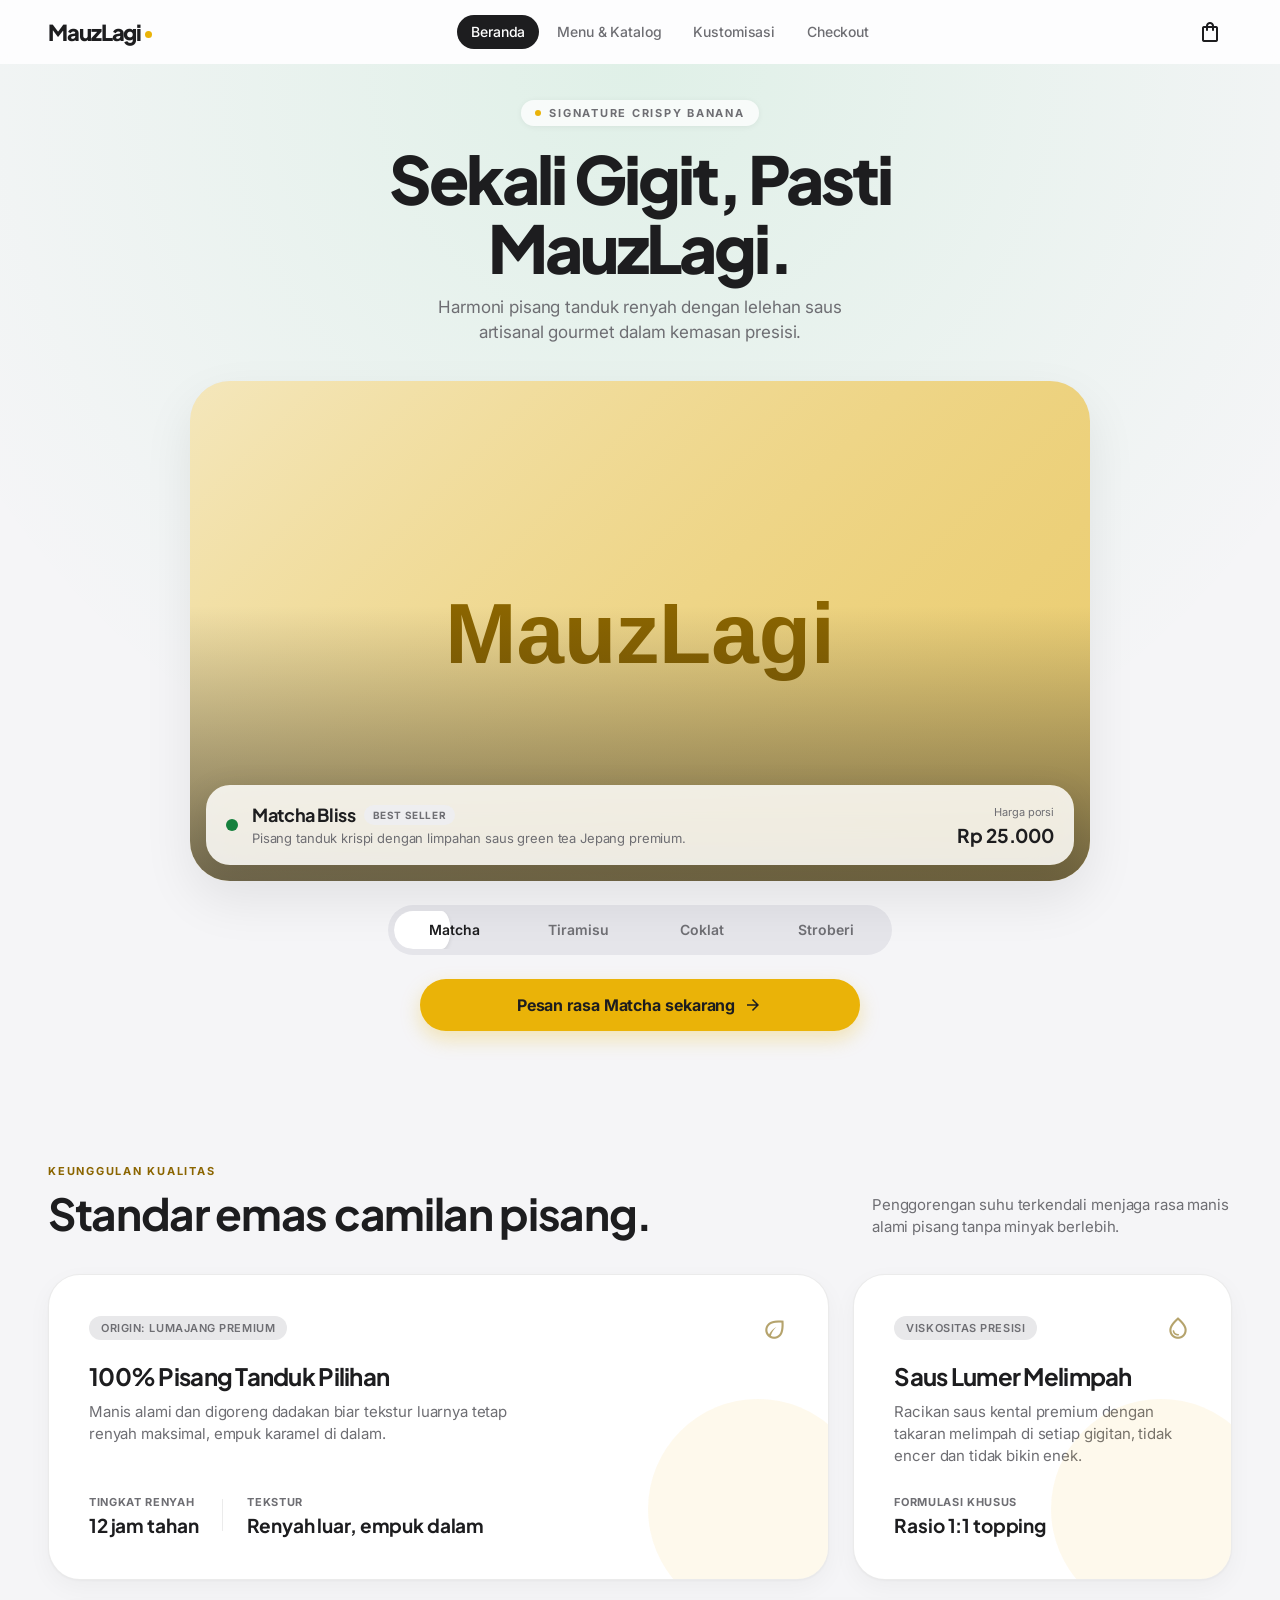
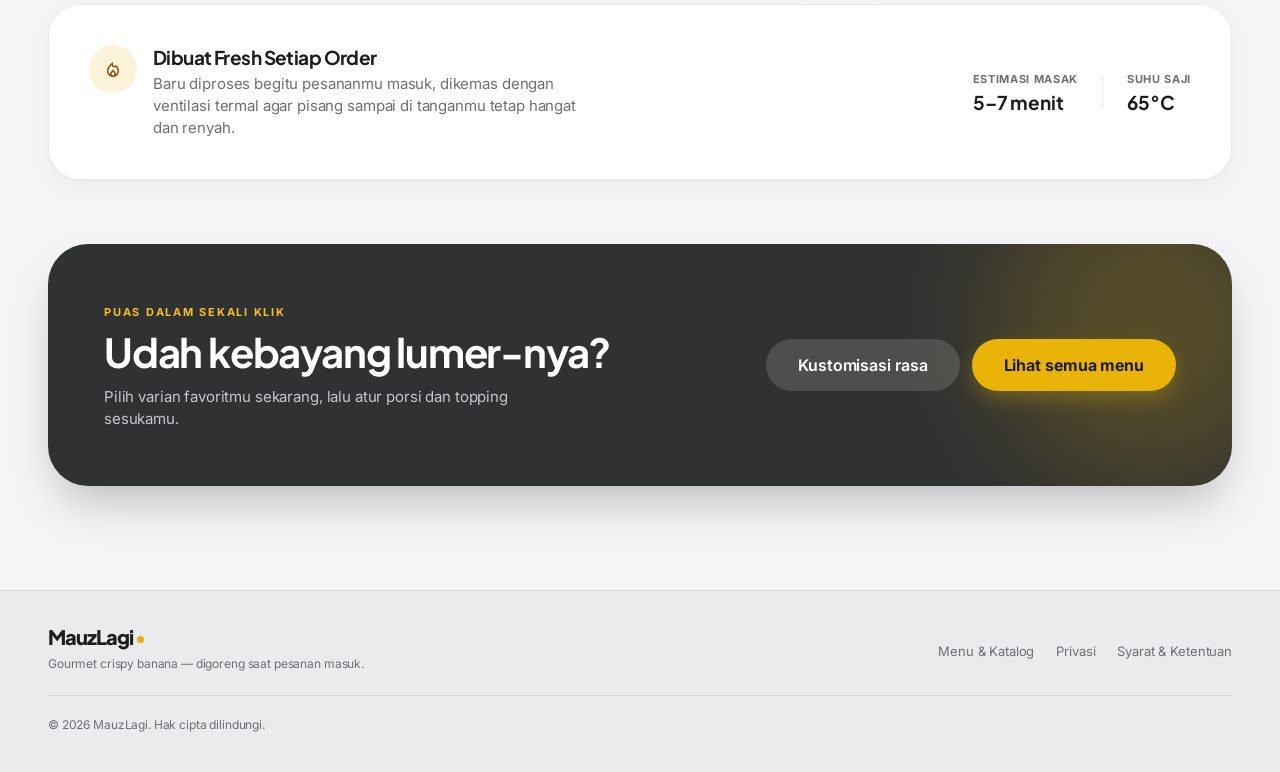
<file: index.html>
<!DOCTYPE html>
<html lang="id">
<head>
<meta charset="utf-8">
<meta name="viewport" content="width=device-width, initial-scale=1">
<meta name="theme-color" content="#f5f5f7">
<title>MauzLagi — Gourmet Indonesian Crispy Banana</title>
<meta name="description" content="Pisang tanduk krispi dengan saus lumer premium — Matcha, Tiramisu, Coklat Belgia, dan Stroberi. Digoreng saat pesanan masuk, pesan mudah lewat WhatsApp.">
<meta property="og:type" content="website">
<meta property="og:locale" content="id_ID">
<meta property="og:title" content="MauzLagi — Sekali Gigit, Pasti MauzLagi.">
<meta property="og:description" content="Pisang tanduk krispi dengan saus lumer premium, digoreng saat pesanan masuk.">
<link rel="icon" href="MauzLagi.png" type="image/png">
<link rel="manifest" href="manifest.json">
<link rel="apple-touch-icon" href="MauzLagi.png">
<link rel="preconnect" href="https://fonts.googleapis.com">
<link rel="preconnect" href="https://fonts.gstatic.com" crossorigin>
<link rel="preconnect" href="https://lh3.googleusercontent.com" crossorigin>
<link rel="stylesheet" href="https://fonts.googleapis.com/css2?family=Inter:wght@400;500;600;700&family=Plus+Jakarta+Sans:wght@500;600;700;800&display=swap">
<link rel="stylesheet" href="https://fonts.googleapis.com/css2?family=Material+Symbols+Outlined:opsz,wght,FILL,GRAD@24,400,0,0&display=block">
<link rel="stylesheet" href="mauzlagi.css">
<script>document.documentElement.classList.add('js')</script>
</head>
<body data-page="home">
<a class="skip-link" href="#main">Lewati ke konten</a>

<header class="site-header">
  <div class="header-inner">
    <a class="brand" href="index.html" aria-label="MauzLagi — Beranda">MauzLagi<span class="brand-dot"></span></a>
    <nav class="nav" id="site-nav" aria-label="Navigasi utama">
      <a href="index.html" aria-current="page">Beranda</a>
      <a href="katalog.html">Menu &amp; Katalog</a>
      <a href="kustomisasi.html">Kustomisasi</a>
      <a href="checkout.html">Checkout</a>
    </nav>
    <div class="header-actions">
      <a class="icon-btn" href="checkout.html" aria-label="Keranjang belanja"><span class="ms">shopping_bag</span><span class="cart-badge" data-cart-count hidden>0</span></a>
      <button class="icon-btn menu-btn" type="button" aria-expanded="false" aria-controls="site-nav" aria-label="Buka menu"><span class="ms">menu</span></button>
    </div>
  </div>
</header>

<main id="main">
  <section class="hero" id="hero" aria-labelledby="hero-title">
    <div class="container hero-inner">
      <div class="hero-copy">
        <span class="eyebrow-pill"><span class="dot"></span>Signature crispy banana</span>
        <h1 id="hero-title">Sekali Gigit, Pasti MauzLagi.</h1>
        <p>Harmoni pisang tanduk renyah dengan lelehan saus artisanal gourmet dalam kemasan presisi.</p>
      </div>

      <div class="stage" id="stage" aria-roledescription="carousel" aria-label="Varian rasa MauzLagi">
        <div id="slides"></div>
        <div class="stage-scrim"></div>
        <div class="spec">
          <div class="spec-main">
            <span class="spec-dot" id="flavor-dot"></span>
            <div>
              <div class="spec-title"><strong id="flavor-name">Matcha Bliss</strong><span class="spec-badge" id="flavor-badge">Best Seller</span></div>
              <p class="spec-desc" id="flavor-desc"></p>
            </div>
          </div>
          <div class="spec-price"><small>Harga porsi</small><strong id="flavor-price">Rp 25.000</strong></div>
        </div>
      </div>

      <div class="tabs" id="tabs" role="tablist" aria-label="Pilih rasa"></div>

      <div class="hero-cta">
        <a class="btn btn-primary btn-lg" id="hero-cta" href="katalog.html"><span id="cta-label">Lihat semua menu</span><span class="ms">arrow_forward</span></a>
      </div>
      <noscript><p style="margin-top:20px"><a href="katalog.html">Lihat katalog menu</a></p></noscript>
    </div>
  </section>

  <section class="section" data-reveal aria-labelledby="quality-title">
    <div class="container">
      <div class="section-head">
        <div>
          <span class="kicker">Keunggulan kualitas</span>
          <h2 id="quality-title">Standar emas camilan pisang.</h2>
        </div>
        <p>Penggorengan suhu terkendali menjaga rasa manis alami pisang tanpa minyak berlebih.</p>
      </div>

      <div class="bento">
        <div class="tile tile-span2">
          <div>
            <div class="tile-top"><span class="pill">Origin: Lumajang Premium</span><span class="ms deco">eco</span></div>
            <h3>100% Pisang Tanduk Pilihan</h3>
            <p>Manis alami dan digoreng dadakan biar tekstur luarnya tetap renyah maksimal, empuk karamel di dalam.</p>
          </div>
          <div class="tile-stats">
            <div><span>Tingkat renyah</span><strong>12 jam tahan</strong></div>
            <div class="sep"></div>
            <div><span>Tekstur</span><strong>Renyah luar, empuk dalam</strong></div>
          </div>
        </div>

        <div class="tile">
          <div>
            <div class="tile-top"><span class="pill">Viskositas presisi</span><span class="ms deco">water_drop</span></div>
            <h3>Saus Lumer Melimpah</h3>
            <p>Racikan saus kental premium dengan takaran melimpah di setiap gigitan, tidak encer dan tidak bikin enek.</p>
          </div>
          <div class="tile-stats"><div><span>Formulasi khusus</span><strong>Rasio 1:1 topping</strong></div></div>
        </div>

        <div class="tile tile-span3">
          <div class="tile-row">
            <div class="tile-icon"><span class="ms">local_fire_department</span></div>
            <div>
              <h3>Dibuat Fresh Setiap Order</h3>
              <p>Baru diproses begitu pesananmu masuk, dikemas dengan ventilasi termal agar pisang sampai di tanganmu tetap hangat dan renyah.</p>
            </div>
          </div>
          <div class="tile-stats">
            <div><span>Estimasi masak</span><strong>5–7 menit</strong></div>
            <div class="sep"></div>
            <div><span>Suhu saji</span><strong>65°C</strong></div>
          </div>
        </div>
      </div>
    </div>
  </section>

  <section class="section" style="padding-top:0" data-reveal aria-labelledby="cta-title">
    <div class="container">
      <div class="cta-card">
        <div>
          <span class="kicker">Puas dalam sekali klik</span>
          <h2 id="cta-title">Udah kebayang lumer-nya?</h2>
          <p>Pilih varian favoritmu sekarang, lalu atur porsi dan topping sesukamu.</p>
        </div>
        <div class="cta-actions">
          <a class="btn btn-glass btn-lg" href="kustomisasi.html">Kustomisasi rasa</a>
          <a class="btn btn-primary btn-lg" href="katalog.html">Lihat semua menu</a>
        </div>
      </div>
    </div>
  </section>
</main>

<footer class="site-footer">
  <div class="container footer-inner">
    <div class="footer-brand">
      <span class="brand">MauzLagi<span class="brand-dot"></span></span>
      <p>Gourmet crispy banana — digoreng saat pesanan masuk.</p>
    </div>
    <nav class="footer-links" aria-label="Footer">
      <a href="katalog.html">Menu &amp; Katalog</a>
      <a href="kebijakan.html#privasi">Privasi</a>
      <a href="kebijakan.html#syarat">Syarat &amp; Ketentuan</a>
      <a href="#" data-wa-link>Kontak WhatsApp</a>
    </nav>
    <p class="footer-copy">© <span data-year></span> MauzLagi. Hak cipta dilindungi.</p>
  </div>
</footer>

<script src="config.js"></script>
<script src="products.js"></script>
<script src="cart.js"></script>
<script src="mauzlagi-ui.js"></script>
<script src="mauzlagi-pages.js"></script>
<script>
if ('serviceWorker' in navigator) {
  window.addEventListener('load', () => {
    navigator.serviceWorker.register('sw.js').catch(() => {});
  });
}
</script>
</body>
</html>
</file>
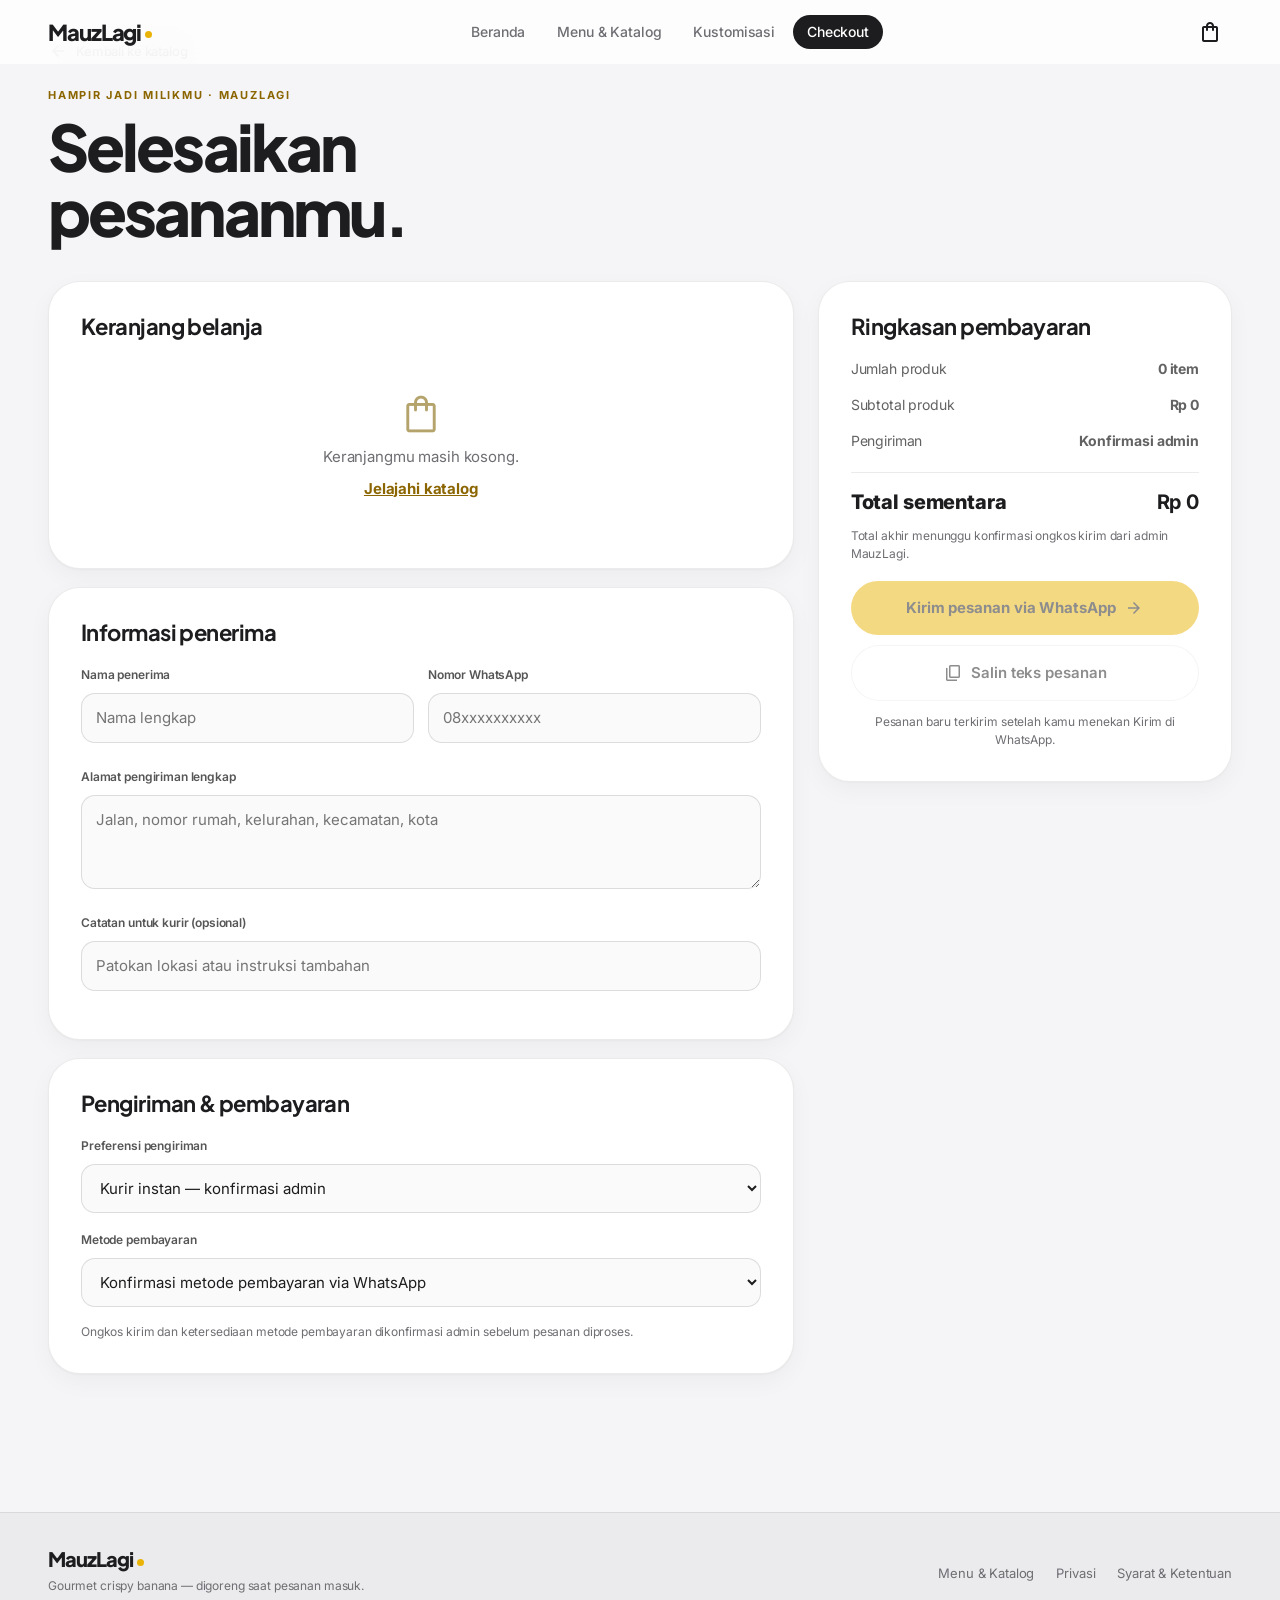
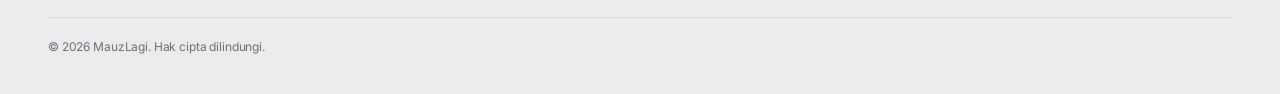
<file: checkout.html>
<!DOCTYPE html>
<html lang="id">
<head>
<meta charset="utf-8">
<meta name="viewport" content="width=device-width, initial-scale=1">
<meta name="theme-color" content="#f5f5f7">
<title>Checkout — MauzLagi</title>
<meta name="description" content="Selesaikan pesanan pisang krispi MauzLagi dan kirim lewat WhatsApp.">
<meta name="robots" content="noindex">
<link rel="icon" href="MauzLagi.png" type="image/png">
<link rel="manifest" href="manifest.json">
<link rel="apple-touch-icon" href="MauzLagi.png">
<link rel="preconnect" href="https://fonts.googleapis.com">
<link rel="preconnect" href="https://fonts.gstatic.com" crossorigin>
<link rel="stylesheet" href="https://fonts.googleapis.com/css2?family=Inter:wght@400;500;600;700&family=Plus+Jakarta+Sans:wght@500;600;700;800&display=swap">
<link rel="stylesheet" href="https://fonts.googleapis.com/css2?family=Material+Symbols+Outlined:opsz,wght,FILL,GRAD@24,400,0,0&display=block">
<link rel="stylesheet" href="mauzlagi.css">
<script>document.documentElement.classList.add('js')</script>
</head>
<body data-page="checkout">
<a class="skip-link" href="#main">Lewati ke konten</a>

<header class="site-header">
  <div class="header-inner">
    <a class="brand" href="index.html" aria-label="MauzLagi — Beranda">MauzLagi<span class="brand-dot"></span></a>
    <nav class="nav" id="site-nav" aria-label="Navigasi utama">
      <a href="index.html">Beranda</a>
      <a href="katalog.html">Menu &amp; Katalog</a>
      <a href="kustomisasi.html">Kustomisasi</a>
      <a href="checkout.html" aria-current="page">Checkout</a>
    </nav>
    <div class="header-actions">
      <a class="icon-btn" href="checkout.html" aria-label="Keranjang belanja"><span class="ms">shopping_bag</span><span class="cart-badge" data-cart-count hidden>0</span></a>
      <button class="icon-btn menu-btn" type="button" aria-expanded="false" aria-controls="site-nav" aria-label="Buka menu"><span class="ms">menu</span></button>
    </div>
  </div>
</header>

<main id="main" class="container checkout">
  <a class="backlink" href="katalog.html"><span class="ms">arrow_back</span>Kembali ke katalog</a>
  <span class="kicker" style="display:block">Hampir jadi milikmu · MauzLagi</span>
  <h1 class="page-title">Selesaikan<br>pesananmu.</h1>

  <div class="checkout-grid">
    <div>
      <section class="panel" aria-labelledby="h-cart">
        <div class="panel-head"><h2 id="h-cart">Keranjang belanja</h2><button class="link-btn" id="clear-cart" type="button" hidden>Kosongkan</button></div>
        <div id="cart-items"></div>
      </section>

      <form id="order-form" novalidate autocomplete="on">
        <section class="panel" aria-labelledby="h-recipient">
          <h2 id="h-recipient">Informasi penerima</h2>
          <div class="two-col">
            <div class="field">
              <label for="nama">Nama penerima</label>
              <input id="nama" name="nama" autocomplete="name" placeholder="Nama lengkap" required>
              <small class="err" id="err-nama" role="alert"></small>
            </div>
            <div class="field">
              <label for="telepon">Nomor WhatsApp</label>
              <input id="telepon" name="telepon" type="tel" autocomplete="tel" inputmode="tel" placeholder="08xxxxxxxxxx" required>
              <small class="err" id="err-telepon" role="alert"></small>
            </div>
          </div>
          <div class="field">
            <label for="alamat">Alamat pengiriman lengkap</label>
            <textarea id="alamat" name="alamat" rows="3" autocomplete="street-address" placeholder="Jalan, nomor rumah, kelurahan, kecamatan, kota"></textarea>
            <small class="err" id="err-alamat" role="alert"></small>
          </div>
          <div class="field">
            <label for="instruksi">Catatan untuk kurir (opsional)</label>
            <input id="instruksi" name="instruksi" placeholder="Patokan lokasi atau instruksi tambahan">
          </div>
        </section>

        <section class="panel" aria-labelledby="h-ship">
          <h2 id="h-ship">Pengiriman &amp; pembayaran</h2>
          <div class="field">
            <label for="kurir">Preferensi pengiriman</label>
            <select id="kurir" name="kurir">
              <option value="delivery">Kurir instan — konfirmasi admin</option>
              <option value="pickup">Ambil sendiri — konfirmasi admin</option>
            </select>
          </div>
          <div class="field">
            <label for="pembayaran">Metode pembayaran</label>
            <select id="pembayaran" name="pembayaran">
              <option>Konfirmasi metode pembayaran via WhatsApp</option>
              <option>Transfer bank</option>
              <option>E-wallet</option>
              <option>Tunai saat pengambilan (jika tersedia)</option>
            </select>
          </div>
          <p class="muted">Ongkos kirim dan ketersediaan metode pembayaran dikonfirmasi admin sebelum pesanan diproses.</p>
        </section>
      </form>
    </div>

    <aside class="panel summary" aria-labelledby="h-sum">
      <h2 id="h-sum">Ringkasan pembayaran</h2>
      <div class="sum-row"><span>Jumlah produk</span><strong id="sum-count">0 item</strong></div>
      <div class="sum-row"><span>Subtotal produk</span><strong id="sum-subtotal">Rp 0</strong></div>
      <div class="sum-row"><span>Pengiriman</span><strong>Konfirmasi admin</strong></div>
      <div class="sum-row sum-total"><span>Total sementara</span><strong id="sum-total">Rp 0</strong></div>
      <p class="muted">Total akhir menunggu konfirmasi ongkos kirim dari admin MauzLagi.</p>
      <button class="btn btn-primary btn-block" id="send-order" type="submit" form="order-form" disabled>Kirim pesanan via WhatsApp <span class="ms">arrow_forward</span></button>
      <button class="btn btn-secondary btn-block" id="copy-order" type="button" disabled style="margin-top:10px"><span class="ms">content_copy</span>Salin teks pesanan</button>
      <p class="muted center">Pesanan baru terkirim setelah kamu menekan Kirim di WhatsApp.</p>
    </aside>
  </div>
</main>

<footer class="site-footer">
  <div class="container footer-inner">
    <div class="footer-brand">
      <span class="brand">MauzLagi<span class="brand-dot"></span></span>
      <p>Gourmet crispy banana — digoreng saat pesanan masuk.</p>
    </div>
    <nav class="footer-links" aria-label="Footer">
      <a href="katalog.html">Menu &amp; Katalog</a>
      <a href="kebijakan.html#privasi">Privasi</a>
      <a href="kebijakan.html#syarat">Syarat &amp; Ketentuan</a>
      <a href="#" data-wa-link>Kontak WhatsApp</a>
    </nav>
    <p class="footer-copy">© <span data-year></span> MauzLagi. Hak cipta dilindungi.</p>
  </div>
</footer>

<script src="config.js"></script>
<script src="products.js"></script>
<script src="cart.js"></script>
<script src="mauzlagi-ui.js"></script>
<script src="mauzlagi-pages.js"></script>
<script>
if ('serviceWorker' in navigator) {
  window.addEventListener('load', () => {
    navigator.serviceWorker.register('sw.js').catch(() => {});
  });
}
</script>
</body>
</html>
</file>
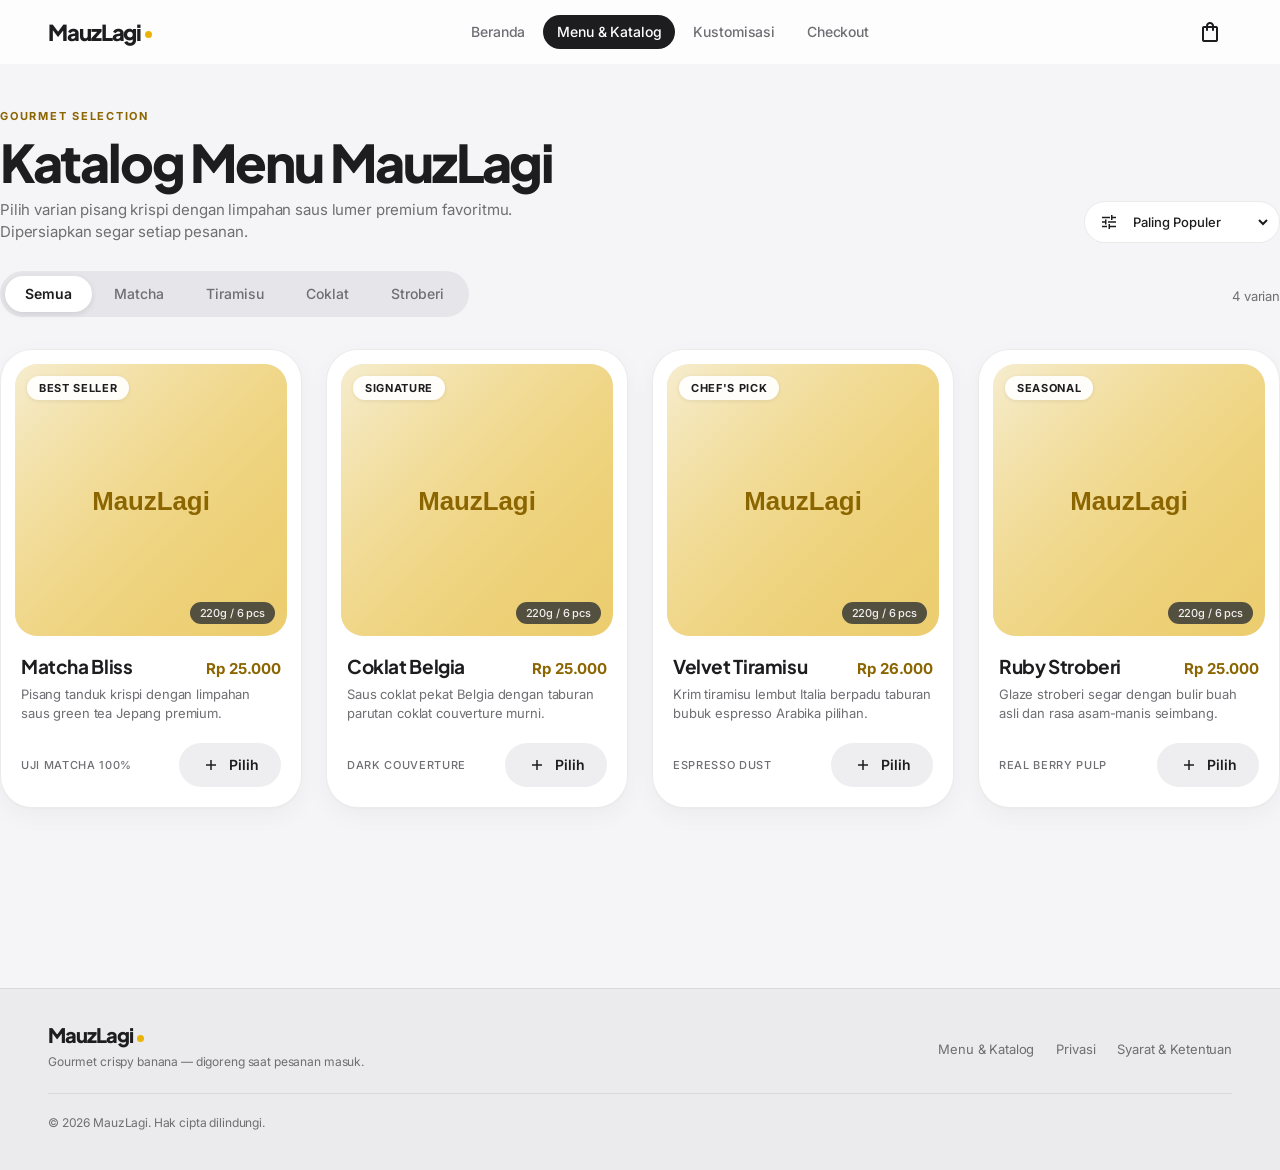
<file: katalog.html>
<!DOCTYPE html>
<html lang="id">
<head>
<meta charset="utf-8">
<meta name="viewport" content="width=device-width, initial-scale=1">
<meta name="theme-color" content="#f5f5f7">
<title>Menu &amp; Katalog — MauzLagi</title>
<meta name="description" content="Katalog pisang krispi MauzLagi: Matcha Bliss, Velvet Tiramisu, Coklat Belgia, dan Ruby Stroberi. Pilih varian, atur porsi dan topping, pesan via WhatsApp.">
<meta property="og:type" content="website">
<meta property="og:locale" content="id_ID">
<meta property="og:title" content="Menu &amp; Katalog — MauzLagi">
<meta property="og:description" content="Pilih varian pisang krispi dengan saus lumer premium favoritmu.">
<link rel="icon" href="MauzLagi.png" type="image/png">
<link rel="manifest" href="manifest.json">
<link rel="apple-touch-icon" href="MauzLagi.png">
<link rel="preconnect" href="https://fonts.googleapis.com">
<link rel="preconnect" href="https://fonts.gstatic.com" crossorigin>
<link rel="preconnect" href="https://lh3.googleusercontent.com" crossorigin>
<link rel="stylesheet" href="https://fonts.googleapis.com/css2?family=Inter:wght@400;500;600;700&family=Plus+Jakarta+Sans:wght@500;600;700;800&display=swap">
<link rel="stylesheet" href="https://fonts.googleapis.com/css2?family=Material+Symbols+Outlined:opsz,wght,FILL,GRAD@24,400,0,0&display=block">
<link rel="stylesheet" href="mauzlagi.css">
<script>document.documentElement.classList.add('js')</script>
</head>
<body data-page="catalog">
<a class="skip-link" href="#main">Lewati ke konten</a>

<header class="site-header">
  <div class="header-inner">
    <a class="brand" href="index.html" aria-label="MauzLagi — Beranda">MauzLagi<span class="brand-dot"></span></a>
    <nav class="nav" id="site-nav" aria-label="Navigasi utama">
      <a href="index.html">Beranda</a>
      <a href="katalog.html" aria-current="page">Menu &amp; Katalog</a>
      <a href="kustomisasi.html">Kustomisasi</a>
      <a href="checkout.html">Checkout</a>
    </nav>
    <div class="header-actions">
      <a class="icon-btn" href="checkout.html" aria-label="Keranjang belanja"><span class="ms">shopping_bag</span><span class="cart-badge" data-cart-count hidden>0</span></a>
      <button class="icon-btn menu-btn" type="button" aria-expanded="false" aria-controls="site-nav" aria-label="Buka menu"><span class="ms">menu</span></button>
    </div>
  </div>
</header>

<main id="main">
  <div class="container page-head">
    <div class="page-head-row">
      <div>
        <span class="kicker">Gourmet selection</span>
        <h1>Katalog Menu MauzLagi</h1>
        <p>Pilih varian pisang krispi dengan limpahan saus lumer premium favoritmu. Dipersiapkan segar setiap pesanan.</p>
      </div>
      <div class="sort-box">
        <span class="ms" aria-hidden="true">tune</span>
        <label class="sr-only" for="catalog-sort" style="position:absolute;width:1px;height:1px;overflow:hidden;clip:rect(0 0 0 0)">Urutkan katalog</label>
        <select id="catalog-sort">
          <option value="popular">Paling Populer</option>
          <option value="lowest">Harga Terendah</option>
          <option value="chef">Rekomendasi Chef</option>
        </select>
      </div>
    </div>
    <div style="display:flex;align-items:center;justify-content:space-between;gap:16px;flex-wrap:wrap">
      <div class="seg-wrap">
        <div class="seg" role="group" aria-label="Filter rasa">
          <button type="button" data-filter="all" aria-pressed="true">Semua</button>
          <button type="button" data-filter="matcha" aria-pressed="false">Matcha</button>
          <button type="button" data-filter="tiramisu" aria-pressed="false">Tiramisu</button>
          <button type="button" data-filter="coklat" aria-pressed="false">Coklat</button>
          <button type="button" data-filter="stroberi" aria-pressed="false">Stroberi</button>
        </div>
      </div>
      <span class="result-count" id="result-count" aria-live="polite"></span>
    </div>
  </div>

  <section class="container catalog" aria-label="Daftar produk">
    <div class="grid" id="grid"></div>
    <noscript><p>Aktifkan JavaScript untuk melihat katalog dan memesan.</p></noscript>
  </section>

  <aside class="cart-dock" data-cart-dock hidden aria-label="Ringkasan pesanan">
    <div class="dock-inner">
      <div class="dock-main">
        <div class="dock-icon"><span class="ms">shopping_bag</span></div>
        <div class="dock-text">
          <div class="dock-line"><strong data-cart-label>0 item</strong><span class="dot"></span><span class="dock-names" data-cart-names></span></div>
          <span class="dock-total" data-cart-total>Rp 0</span>
        </div>
      </div>
      <a class="btn btn-primary" href="checkout.html"><span>Lanjut checkout</span><span class="ms">arrow_forward</span></a>
    </div>
  </aside>
</main>

<footer class="site-footer">
  <div class="container footer-inner">
    <div class="footer-brand">
      <span class="brand">MauzLagi<span class="brand-dot"></span></span>
      <p>Gourmet crispy banana — digoreng saat pesanan masuk.</p>
    </div>
    <nav class="footer-links" aria-label="Footer">
      <a href="katalog.html">Menu &amp; Katalog</a>
      <a href="kebijakan.html#privasi">Privasi</a>
      <a href="kebijakan.html#syarat">Syarat &amp; Ketentuan</a>
      <a href="#" data-wa-link>Kontak WhatsApp</a>
    </nav>
    <p class="footer-copy">© <span data-year></span> MauzLagi. Hak cipta dilindungi.</p>
  </div>
</footer>

<script src="config.js"></script>
<script src="products.js"></script>
<script src="cart.js"></script>
<script src="mauzlagi-ui.js"></script>
<script src="mauzlagi-pages.js"></script>
<script>
if ('serviceWorker' in navigator) {
  window.addEventListener('load', () => {
    navigator.serviceWorker.register('sw.js').catch(() => {});
  });
}
</script>
</body>
</html>
</file>
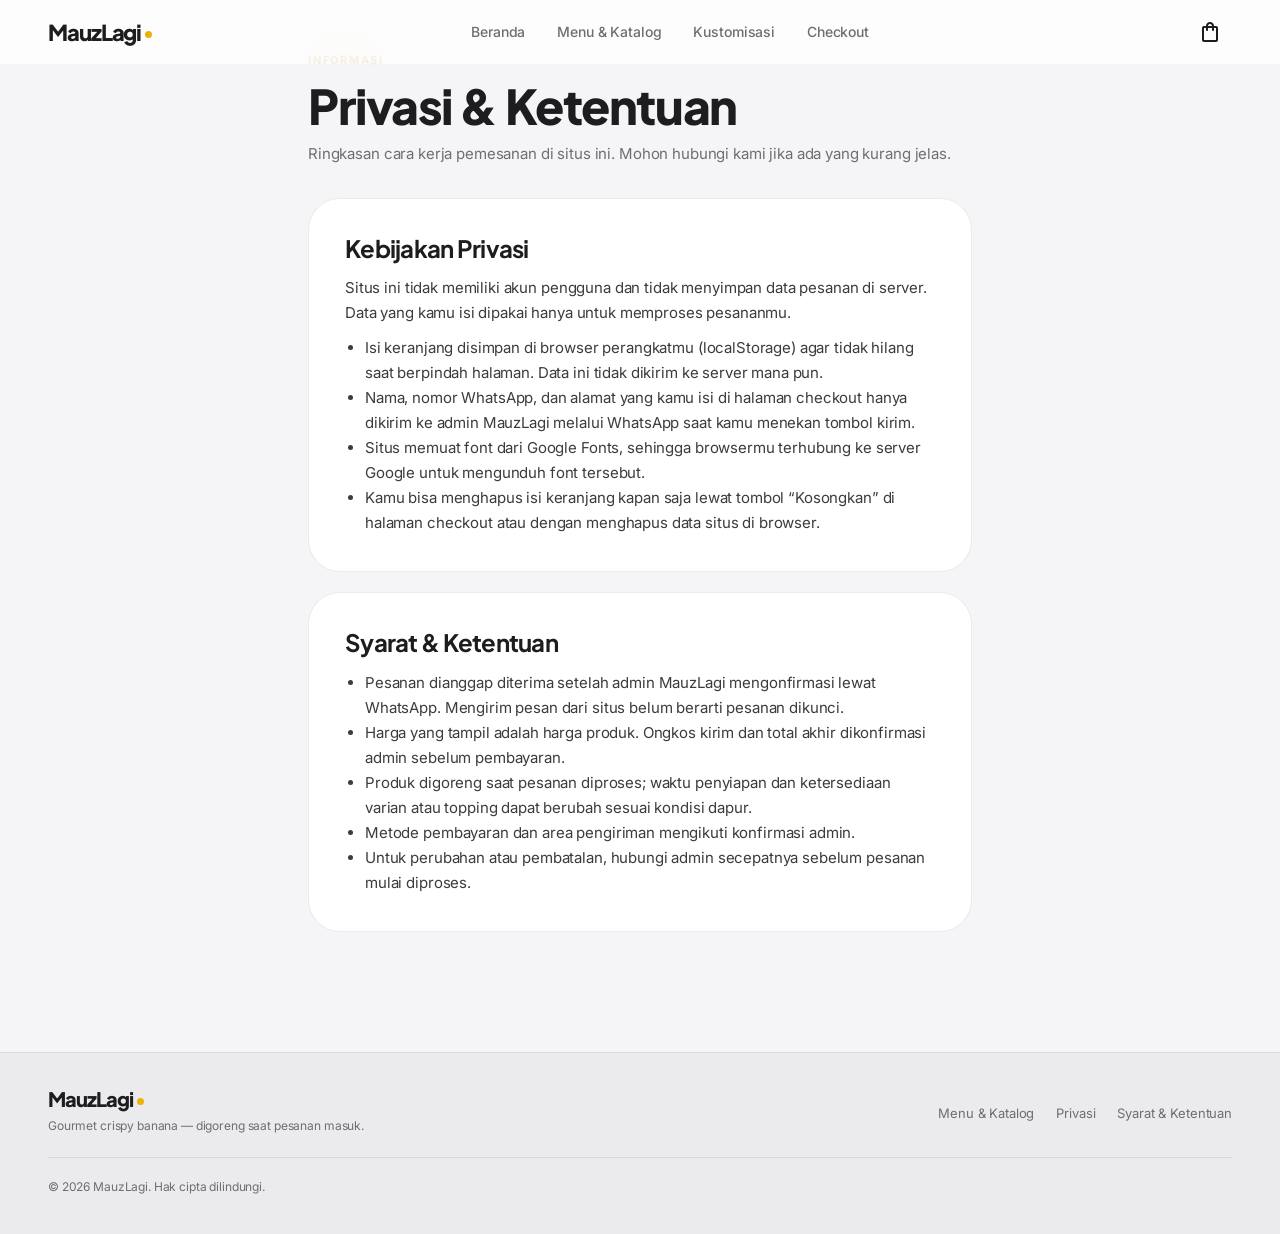
<file: kebijakan.html>
<!DOCTYPE html>
<html lang="id">
<head>
<meta charset="utf-8">
<meta name="viewport" content="width=device-width, initial-scale=1">
<meta name="theme-color" content="#f5f5f7">
<title>Privasi &amp; Syarat Ketentuan — MauzLagi</title>
<meta name="description" content="Kebijakan privasi dan syarat & ketentuan pemesanan di MauzLagi.">
<link rel="icon" href="MauzLagi.png" type="image/png">
<link rel="manifest" href="manifest.json">
<link rel="apple-touch-icon" href="MauzLagi.png">
<link rel="preconnect" href="https://fonts.googleapis.com">
<link rel="preconnect" href="https://fonts.gstatic.com" crossorigin>
<link rel="stylesheet" href="https://fonts.googleapis.com/css2?family=Inter:wght@400;500;600;700&family=Plus+Jakarta+Sans:wght@500;600;700;800&display=swap">
<link rel="stylesheet" href="https://fonts.googleapis.com/css2?family=Material+Symbols+Outlined:opsz,wght,FILL,GRAD@24,400,0,0&display=block">
<link rel="stylesheet" href="mauzlagi.css">
<script>document.documentElement.classList.add('js')</script>
</head>
<body data-page="legal">
<a class="skip-link" href="#main">Lewati ke konten</a>

<header class="site-header">
  <div class="header-inner">
    <a class="brand" href="index.html" aria-label="MauzLagi — Beranda">MauzLagi<span class="brand-dot"></span></a>
    <nav class="nav" id="site-nav" aria-label="Navigasi utama">
      <a href="index.html">Beranda</a>
      <a href="katalog.html">Menu &amp; Katalog</a>
      <a href="kustomisasi.html">Kustomisasi</a>
      <a href="checkout.html">Checkout</a>
    </nav>
    <div class="header-actions">
      <a class="icon-btn" href="checkout.html" aria-label="Keranjang belanja"><span class="ms">shopping_bag</span><span class="cart-badge" data-cart-count hidden>0</span></a>
      <button class="icon-btn menu-btn" type="button" aria-expanded="false" aria-controls="site-nav" aria-label="Buka menu"><span class="ms">menu</span></button>
    </div>
  </div>
</header>

<main id="main" class="container legal">
  <span class="kicker">Informasi</span>
  <h1>Privasi &amp; Ketentuan</h1>
  <p class="lead">Ringkasan cara kerja pemesanan di situs ini. Mohon hubungi kami jika ada yang kurang jelas.</p>

  <section id="privasi">
    <h2>Kebijakan Privasi</h2>
    <p>Situs ini tidak memiliki akun pengguna dan tidak menyimpan data pesanan di server. Data yang kamu isi dipakai hanya untuk memproses pesananmu.</p>
    <ul>
      <li>Isi keranjang disimpan di browser perangkatmu (localStorage) agar tidak hilang saat berpindah halaman. Data ini tidak dikirim ke server mana pun.</li>
      <li>Nama, nomor WhatsApp, dan alamat yang kamu isi di halaman checkout hanya dikirim ke admin MauzLagi melalui WhatsApp saat kamu menekan tombol kirim.</li>
      <li>Situs memuat font dari Google Fonts, sehingga browsermu terhubung ke server Google untuk mengunduh font tersebut.</li>
      <li>Kamu bisa menghapus isi keranjang kapan saja lewat tombol “Kosongkan” di halaman checkout atau dengan menghapus data situs di browser.</li>
    </ul>
  </section>

  <section id="syarat">
    <h2>Syarat &amp; Ketentuan</h2>
    <ul>
      <li>Pesanan dianggap diterima setelah admin MauzLagi mengonfirmasi lewat WhatsApp. Mengirim pesan dari situs belum berarti pesanan dikunci.</li>
      <li>Harga yang tampil adalah harga produk. Ongkos kirim dan total akhir dikonfirmasi admin sebelum pembayaran.</li>
      <li>Produk digoreng saat pesanan diproses; waktu penyiapan dan ketersediaan varian atau topping dapat berubah sesuai kondisi dapur.</li>
      <li>Metode pembayaran dan area pengiriman mengikuti konfirmasi admin.</li>
      <li>Untuk perubahan atau pembatalan, hubungi admin secepatnya sebelum pesanan mulai diproses.</li>
    </ul>
  </section>
</main>

<footer class="site-footer">
  <div class="container footer-inner">
    <div class="footer-brand">
      <span class="brand">MauzLagi<span class="brand-dot"></span></span>
      <p>Gourmet crispy banana — digoreng saat pesanan masuk.</p>
    </div>
    <nav class="footer-links" aria-label="Footer">
      <a href="katalog.html">Menu &amp; Katalog</a>
      <a href="kebijakan.html#privasi">Privasi</a>
      <a href="kebijakan.html#syarat">Syarat &amp; Ketentuan</a>
      <a href="#" data-wa-link>Kontak WhatsApp</a>
    </nav>
    <p class="footer-copy">© <span data-year></span> MauzLagi. Hak cipta dilindungi.</p>
  </div>
</footer>

<script src="config.js"></script>
<script src="products.js"></script>
<script src="cart.js"></script>
<script src="mauzlagi-ui.js"></script>
<script>
if ('serviceWorker' in navigator) {
  window.addEventListener('load', () => {
    navigator.serviceWorker.register('sw.js').catch(() => {});
  });
}
</script>
</body>
</html>
</file>
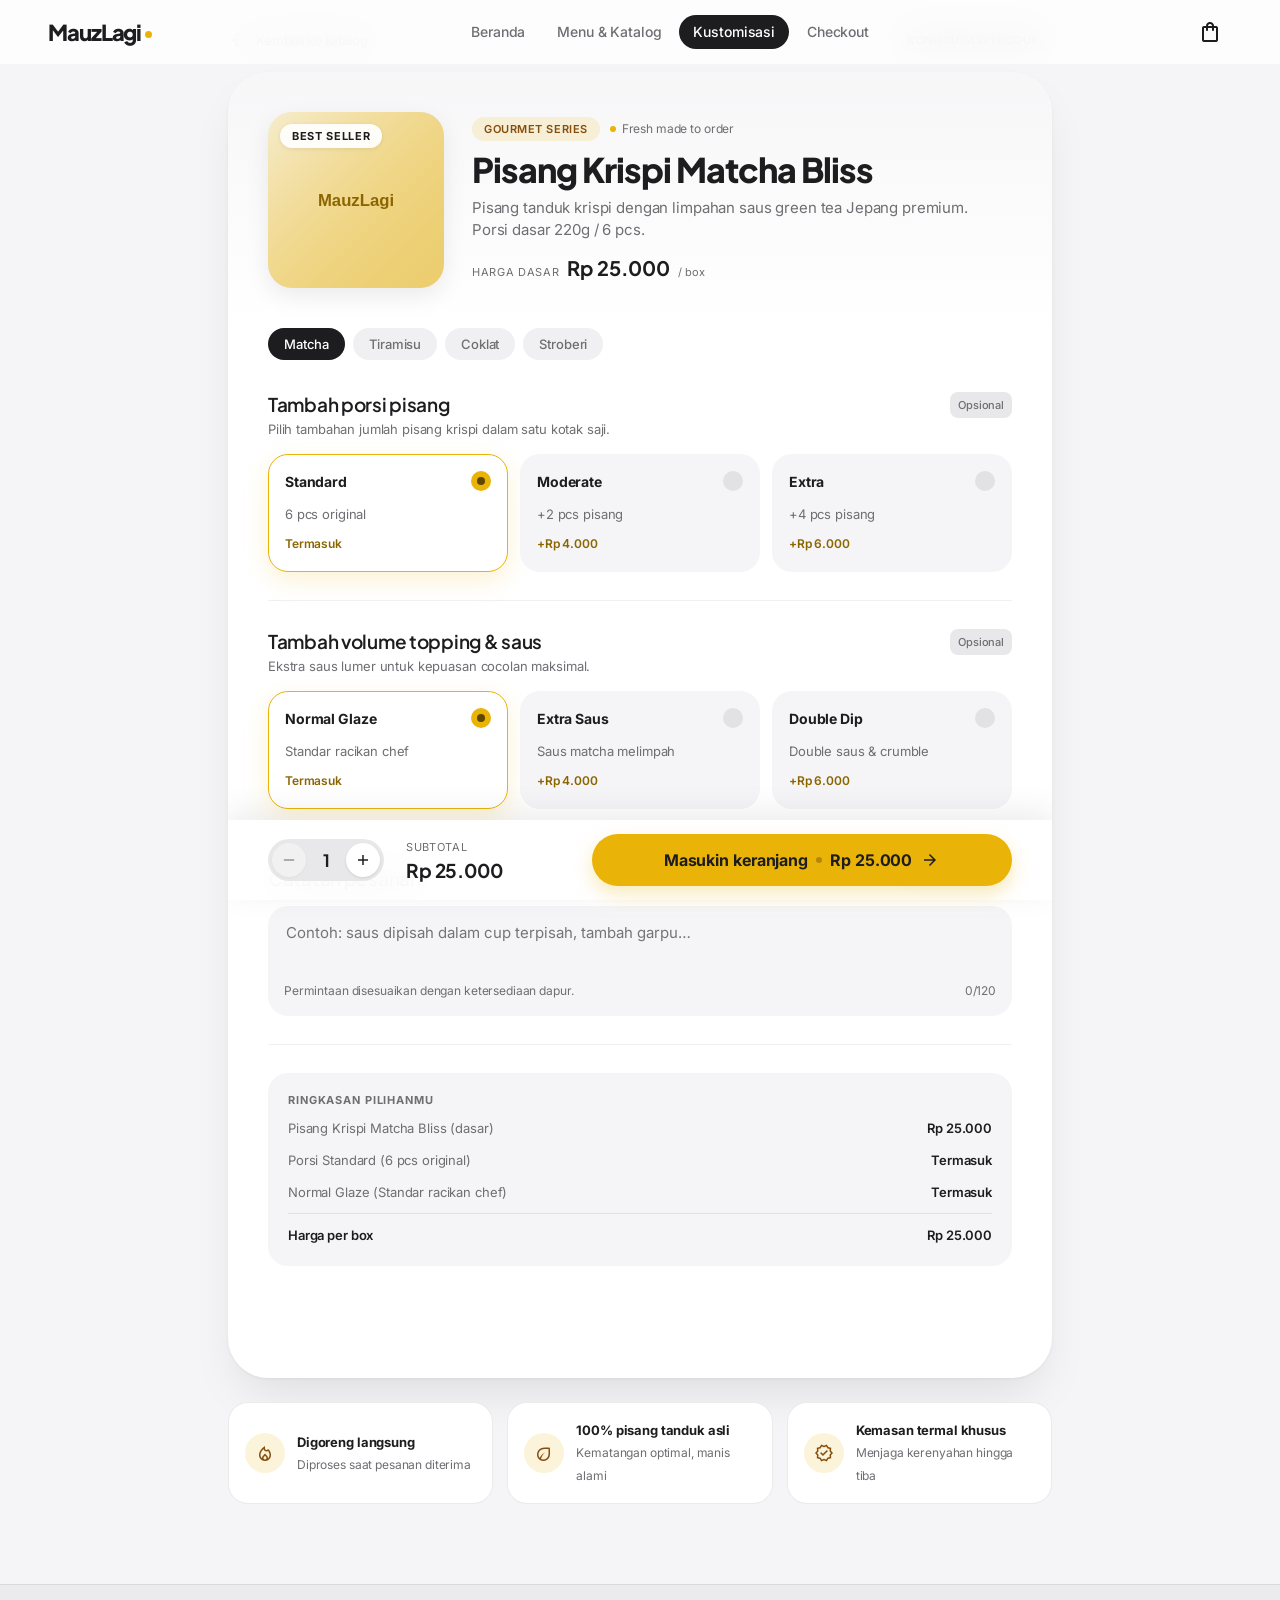
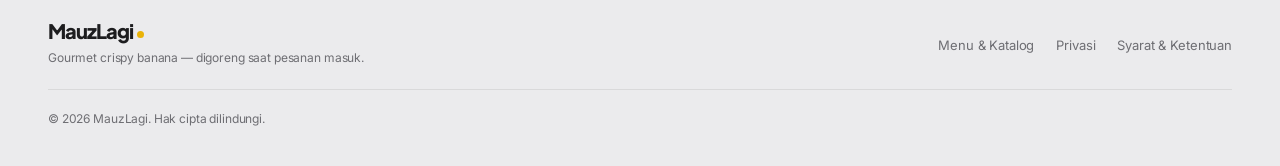
<file: kustomisasi.html>
<!DOCTYPE html>
<html lang="id">
<head>
<meta charset="utf-8">
<meta name="viewport" content="width=device-width, initial-scale=1">
<meta name="theme-color" content="#f5f5f7">
<title>Kustomisasi Pesanan — MauzLagi</title>
<meta name="description" content="Atur porsi pisang, volume saus, dan catatan pesananmu sebelum masuk keranjang MauzLagi.">
<meta name="robots" content="noindex">
<link rel="icon" href="MauzLagi.png" type="image/png">
<link rel="manifest" href="manifest.json">
<link rel="apple-touch-icon" href="MauzLagi.png">
<link rel="preconnect" href="https://fonts.googleapis.com">
<link rel="preconnect" href="https://fonts.gstatic.com" crossorigin>
<link rel="preconnect" href="https://lh3.googleusercontent.com" crossorigin>
<link rel="stylesheet" href="https://fonts.googleapis.com/css2?family=Inter:wght@400;500;600;700&family=Plus+Jakarta+Sans:wght@500;600;700;800&display=swap">
<link rel="stylesheet" href="https://fonts.googleapis.com/css2?family=Material+Symbols+Outlined:opsz,wght,FILL,GRAD@24,400,0,0&display=block">
<link rel="stylesheet" href="mauzlagi.css">
<script>document.documentElement.classList.add('js')</script>
</head>
<body data-page="custom">
<a class="skip-link" href="#main">Lewati ke konten</a>

<header class="site-header">
  <div class="header-inner">
    <a class="brand" href="index.html" aria-label="MauzLagi — Beranda">MauzLagi<span class="brand-dot"></span></a>
    <nav class="nav" id="site-nav" aria-label="Navigasi utama">
      <a href="index.html">Beranda</a>
      <a href="katalog.html">Menu &amp; Katalog</a>
      <a href="kustomisasi.html" aria-current="page">Kustomisasi</a>
      <a href="checkout.html">Checkout</a>
    </nav>
    <div class="header-actions">
      <a class="icon-btn" href="checkout.html" aria-label="Keranjang belanja"><span class="ms">shopping_bag</span><span class="cart-badge" data-cart-count hidden>0</span></a>
      <button class="icon-btn menu-btn" type="button" aria-expanded="false" aria-controls="site-nav" aria-label="Buka menu"><span class="ms">menu</span></button>
    </div>
  </div>
</header>

<main id="main" class="container cfg">
  <div class="cfg-top">
    <a class="backlink" href="katalog.html"><span class="ms">arrow_back</span>Kembali ke katalog</a>
    <span class="pill">Konfigurasi produk</span>
  </div>

  <div class="cfg-sheet">
    <div class="cfg-hero">
      <div class="cfg-img">
        <img id="cfg-img" src="" alt="" width="176" height="176">
        <span class="chip" id="cfg-badge"></span>
      </div>
      <div class="cfg-info">
        <div class="cfg-meta"><span class="pill pill-yellow">Gourmet Series</span><span class="fresh"><span class="dot"></span>Fresh made to order</span></div>
        <h1 id="cfg-name">Pisang Krispi</h1>
        <p id="cfg-desc"></p>
        <div class="cfg-price"><small>Harga dasar</small><strong id="cfg-base"></strong><small style="text-transform:none;letter-spacing:0">/ box</small></div>
      </div>
    </div>

    <div class="flavor-switch" id="flavor-switch" aria-label="Ganti rasa"></div>

    <div class="cfg-body">
      <section class="cfg-sec" aria-labelledby="h-portion">
        <div class="sec-head">
          <div><h2 id="h-portion">Tambah porsi pisang</h2><p>Pilih tambahan jumlah pisang krispi dalam satu kotak saji.</p></div>
          <span class="tag-opt">Opsional</span>
        </div>
        <div class="opt-grid" id="portion-options" role="radiogroup" aria-labelledby="h-portion"></div>
      </section>

      <section class="cfg-sec" aria-labelledby="h-topping">
        <div class="sec-head">
          <div><h2 id="h-topping">Tambah volume topping &amp; saus</h2><p>Ekstra saus lumer untuk kepuasan cocolan maksimal.</p></div>
          <span class="tag-opt">Opsional</span>
        </div>
        <div class="opt-grid" id="topping-options" role="radiogroup" aria-labelledby="h-topping"></div>
      </section>

      <section class="cfg-sec" aria-labelledby="h-note">
        <div class="sec-head"><h2 id="h-note">Catatan pesanan</h2><span class="tag-opt">Maks. 120 karakter</span></div>
        <div class="note-box">
          <label for="order-note" style="position:absolute;width:1px;height:1px;overflow:hidden;clip:rect(0 0 0 0)">Catatan pesanan</label>
          <textarea id="order-note" rows="2" maxlength="120" placeholder="Contoh: saus dipisah dalam cup terpisah, tambah garpu…"></textarea>
          <div class="note-foot"><span>Permintaan disesuaikan dengan ketersediaan dapur.</span><span id="note-count">0/120</span></div>
        </div>
      </section>

      <section class="cfg-sec" aria-labelledby="h-sum">
        <div class="sum-box">
          <h3 id="h-sum">Ringkasan pilihanmu</h3>
          <div class="sum-line"><span id="sum-base-label"></span><b id="sum-base"></b></div>
          <div class="sum-line"><span id="sum-portion-label"></span><b id="sum-portion"></b></div>
          <div class="sum-line"><span id="sum-topping-label"></span><b id="sum-topping"></b></div>
          <div class="sum-line total"><span>Harga per box</span><b id="sum-unit"></b></div>
        </div>
      </section>
    </div>

    <div class="cfg-dock">
      <div class="dock-left">
        <div class="stepper">
          <button type="button" id="btn-minus" aria-label="Kurangi jumlah"><span class="ms">remove</span></button>
          <output id="qty-display" aria-live="polite">1</output>
          <button type="button" id="btn-plus" aria-label="Tambah jumlah"><span class="ms">add</span></button>
        </div>
        <div class="subtotal"><small>Subtotal</small><strong id="subtotal-display">Rp 0</strong></div>
      </div>
      <button class="btn btn-primary btn-lg cfg-add" id="btn-add-to-cart" type="button">
        <span>Masukin keranjang</span><span class="dot" style="background:rgba(96,71,0,.4)"></span><span id="btn-price-display">Rp 0</span><span class="ms">arrow_forward</span>
      </button>
    </div>
  </div>

  <div class="trust">
    <div class="trust-item"><div class="tile-icon"><span class="ms">local_fire_department</span></div><div><strong>Digoreng langsung</strong><span class="sm">Diproses saat pesanan diterima</span></div></div>
    <div class="trust-item"><div class="tile-icon"><span class="ms">eco</span></div><div><strong>100% pisang tanduk asli</strong><span class="sm">Kematangan optimal, manis alami</span></div></div>
    <div class="trust-item"><div class="tile-icon"><span class="ms">verified</span></div><div><strong>Kemasan termal khusus</strong><span class="sm">Menjaga kerenyahan hingga tiba</span></div></div>
  </div>
</main>

<footer class="site-footer">
  <div class="container footer-inner">
    <div class="footer-brand">
      <span class="brand">MauzLagi<span class="brand-dot"></span></span>
      <p>Gourmet crispy banana — digoreng saat pesanan masuk.</p>
    </div>
    <nav class="footer-links" aria-label="Footer">
      <a href="katalog.html">Menu &amp; Katalog</a>
      <a href="kebijakan.html#privasi">Privasi</a>
      <a href="kebijakan.html#syarat">Syarat &amp; Ketentuan</a>
      <a href="#" data-wa-link>Kontak WhatsApp</a>
    </nav>
    <p class="footer-copy">© <span data-year></span> MauzLagi. Hak cipta dilindungi.</p>
  </div>
</footer>

<script src="config.js"></script>
<script src="products.js"></script>
<script src="cart.js"></script>
<script src="mauzlagi-ui.js"></script>
<script src="mauzlagi-pages.js"></script>
<script>
if ('serviceWorker' in navigator) {
  window.addEventListener('load', () => {
    navigator.serviceWorker.register('sw.js').catch(() => {});
  });
}
</script>
</body>
</html>
</file>
<file: mauzlagi.css>
/* ==========================================================================
   MauzLagi — implementasi design system "Precision Gourmet" (lihat DESIGN.md)
   Tanpa framework. Font: Plus Jakarta Sans, Inter, Material Symbols (Google Fonts)
   ========================================================================== */

:root {
  --canvas: #f5f5f7;
  --card: #fff;
  --ink: #1d1d1f;
  --muted: #6e6e73;
  --line: rgba(0, 0, 0, .08);
  --yellow: #eab308;
  --yellow-deep: #8b6500;
  --yellow-tint: rgba(234, 179, 8, .15);
  --trough: #e5e5ea;
  --obsidian: #2f3132;
  --r-md: 1.5rem;
  --r-lg: 2rem;
  --r-xl: clamp(1.5rem, 4vw, 2.5rem);
  --shadow-card: 0 1px 2px rgba(0, 0, 0, .03), 0 8px 24px rgba(0, 0, 0, .04);
  --shadow-hover: 0 12px 32px rgba(0, 0, 0, .09);
  --shadow-float: 0 16px 40px rgba(0, 0, 0, .12);
  --font-head: 'Plus Jakarta Sans', system-ui, -apple-system, 'Segoe UI', sans-serif;
  --font-body: 'Inter', system-ui, -apple-system, 'Segoe UI', sans-serif;
  --header-h: 64px;
  --tint: rgba(234, 179, 8, .09);
  --gutter: clamp(18px, 5vw, 48px);
}

*, *::before, *::after { box-sizing: border-box; }
[hidden] { display: none !important; }
html { scroll-behavior: smooth; -webkit-text-size-adjust: 100%; }
body {
  margin: 0; min-height: 100vh; display: flex; flex-direction: column;
  background: var(--canvas); color: var(--ink);
  font: 400 15px/22px var(--font-body); letter-spacing: -.009em;
  -webkit-font-smoothing: antialiased; -webkit-tap-highlight-color: transparent;
}
main { flex: 1; padding-top: var(--header-h); }
h1, h2, h3 { font-family: var(--font-head); margin: 0; line-height: 1.1; letter-spacing: -.03em; }
p { margin: 0; }
img { max-width: 100%; display: block; }
a { color: inherit; }
button, input, select, textarea { font: inherit; color: inherit; }
:focus-visible { outline: 2px solid var(--yellow); outline-offset: 3px; }

.container { width: 100%; max-width: 1280px; margin: 0 auto; padding: 0 var(--gutter); }
.skip-link {
  position: fixed; left: 12px; top: -60px; z-index: 100; background: var(--ink); color: #fff;
  padding: 10px 16px; border-radius: 999px; text-decoration: none; transition: top .2s;
}
.skip-link:focus { top: 12px; }

/* Ikon Material Symbols (Google Fonts) */
.ms {
  font-family: 'Material Symbols Outlined'; font-weight: 400; font-style: normal;
  font-size: 20px; line-height: 1; letter-spacing: normal; text-transform: none;
  display: inline-block; white-space: nowrap; direction: ltr; width: 1em; overflow: hidden;
  vertical-align: middle; font-feature-settings: 'liga'; -webkit-font-feature-settings: 'liga';
  -webkit-font-smoothing: antialiased; user-select: none; flex: none;
}

/* ---------- Tombol ---------- */
.btn {
  display: inline-flex; align-items: center; justify-content: center; gap: 8px;
  border: 0; border-radius: 999px; padding: 12px 22px; cursor: pointer; text-decoration: none;
  font: 600 14px/18px var(--font-body); letter-spacing: -.006em;
  transition: transform .2s, background .2s, box-shadow .2s, filter .2s;
}
.btn:active { transform: scale(.98); }
.btn[disabled] { opacity: .5; cursor: not-allowed; box-shadow: none; }
.btn-primary { background: var(--yellow); color: var(--ink); box-shadow: 0 8px 20px rgba(234, 179, 8, .28); font-weight: 700; }
.btn-primary:not([disabled]):hover { filter: brightness(1.06); }
.btn-secondary { background: rgba(255, 255, 255, .9); border: 1px solid rgba(0, 0, 0, .08); }
.btn-secondary:hover { background: #fff; }
.btn-soft { background: #eeeef0; }
.btn-soft:hover { background: var(--yellow); }
.btn-glass { background: rgba(255, 255, 255, .14); color: #fff; }
.btn-glass:hover { background: rgba(255, 255, 255, .24); }
.btn-lg { padding: 16px 32px; font-size: 16px; line-height: 20px; }
.btn-block { width: 100%; }
.link-btn { border: 0; background: none; color: #b42318; font-size: 13px; cursor: pointer; padding: 4px 0; }
.link-btn:hover { text-decoration: underline; }

/* ---------- Header ---------- */
.site-header {
  position: fixed; inset: 0 0 auto 0; z-index: 50; height: var(--header-h);
  background: rgba(255, 255, 255, .8); -webkit-backdrop-filter: blur(20px) saturate(180%); backdrop-filter: blur(20px) saturate(180%);
  border-bottom: 1px solid transparent; transition: border-color .25s, box-shadow .25s;
}
.site-header.scrolled { border-bottom-color: var(--line); box-shadow: 0 8px 24px rgba(0, 0, 0, .04); }
.header-inner { max-width: 1280px; margin: 0 auto; height: 100%; padding: 0 var(--gutter); display: flex; align-items: center; justify-content: space-between; gap: 16px; }
.brand { display: inline-flex; align-items: center; gap: 4px; text-decoration: none; font: 800 22px/1 var(--font-head); letter-spacing: -.05em; }
.brand-dot { width: 7px; height: 7px; border-radius: 50%; background: var(--yellow); transform: translateY(3px); flex: none; }
.nav { display: flex; gap: 4px; }
.nav a { padding: 8px 14px; border-radius: 999px; text-decoration: none; font: 500 14px/18px var(--font-body); color: var(--muted); transition: background .2s, color .2s; }
.nav a:hover { color: var(--ink); background: rgba(0, 0, 0, .05); }
.nav a[aria-current="page"] { background: var(--ink); color: #fff; }
.header-actions { display: flex; align-items: center; gap: 4px; }
.icon-btn { position: relative; width: 44px; height: 44px; display: inline-flex; align-items: center; justify-content: center; border: 0; border-radius: 50%; background: transparent; cursor: pointer; text-decoration: none; transition: background .2s; }
.icon-btn:hover { background: rgba(0, 0, 0, .06); }
.icon-btn .ms { font-size: 24px; }
.cart-badge { position: absolute; top: 3px; right: 1px; min-width: 18px; height: 18px; padding: 0 5px; border-radius: 9px; background: var(--yellow); color: var(--ink); font: 700 11px/18px var(--font-body); text-align: center; box-shadow: 0 1px 4px rgba(0, 0, 0, .15); }
.menu-btn { display: none; }

@media (max-width: 767px) {
  .menu-btn { display: inline-flex; }
  .nav {
    position: absolute; top: var(--header-h); left: 0; right: 0; display: none; flex-direction: column; gap: 2px;
    padding: 10px var(--gutter) 18px; background: rgba(255, 255, 255, .97);
    border-bottom: 1px solid var(--line); box-shadow: 0 16px 32px rgba(0, 0, 0, .08);
  }
  .nav.open { display: flex; }
  .nav a { padding: 14px 16px; font-size: 16px; }
}

/* ---------- Footer ---------- */
.site-footer { margin-top: 40px; background: #ebebed; border-top: 1px solid var(--line); padding: 36px 0; }
.footer-inner { display: flex; flex-wrap: wrap; align-items: center; justify-content: space-between; gap: 20px; }
.footer-brand { display: flex; flex-direction: column; gap: 6px; }
.footer-brand .brand { font-size: 20px; }
.footer-brand p { font-size: 12px; color: var(--muted); max-width: 320px; }
.footer-links { display: flex; flex-wrap: wrap; gap: 6px 22px; }
.footer-links a { font-size: 13px; color: var(--muted); text-decoration: none; }
.footer-links a:hover { color: var(--ink); text-decoration: underline; }
.footer-copy { width: 100%; font-size: 12px; color: var(--muted); border-top: 1px solid var(--line); padding-top: 18px; }

/* ---------- Umum ---------- */
.kicker { font: 700 11px/14px var(--font-body); letter-spacing: .16em; text-transform: uppercase; color: var(--yellow-deep); }
.pill { display: inline-flex; align-items: center; gap: 6px; padding: 5px 12px; border-radius: 999px; background: #e8e8ea; color: var(--muted); font: 600 11px/14px var(--font-body); letter-spacing: .05em; text-transform: uppercase; }
.pill-yellow { background: var(--yellow-tint); color: #854d0e; }
.chip { position: absolute; top: 12px; left: 12px; background: rgba(255, 255, 255, .92); -webkit-backdrop-filter: blur(10px); backdrop-filter: blur(10px); padding: 5px 12px; border-radius: 999px; font: 700 11px/14px var(--font-body); letter-spacing: .06em; text-transform: uppercase; box-shadow: 0 1px 4px rgba(0, 0, 0, .08); }
.backlink { display: inline-flex; align-items: center; gap: 8px; color: var(--muted); text-decoration: none; font-size: 13px; font-weight: 500; }
.backlink:hover { color: var(--ink); }
.page-title { font-size: clamp(38px, 6vw, 64px); line-height: 1.02; font-weight: 800; letter-spacing: -.045em; }
.dot { width: 6px; height: 6px; border-radius: 50%; background: var(--yellow); display: inline-block; flex: none; }

[data-reveal] { }
.js [data-reveal] { opacity: 0; transform: translateY(22px); transition: opacity .7s ease, transform .7s cubic-bezier(.2, .8, .2, 1); }
.js [data-reveal].is-visible { opacity: 1; transform: none; }

/* ---------- Beranda ---------- */
.hero { background: radial-gradient(circle at 50% 0%, var(--tint) 0%, rgba(245, 245, 247, 0) 65%); transition: background .7s ease; }
.hero-inner { padding-top: 36px; padding-bottom: 64px; display: flex; flex-direction: column; align-items: center; }
.hero-copy { text-align: center; max-width: 660px; margin-bottom: 36px; }
.eyebrow-pill { display: inline-flex; align-items: center; gap: 8px; padding: 6px 14px; border-radius: 999px; background: rgba(255, 255, 255, .75); box-shadow: 0 1px 6px rgba(0, 0, 0, .06); font: 700 11px/14px var(--font-body); letter-spacing: .16em; text-transform: uppercase; color: var(--muted); }
.eyebrow-pill .dot { animation: pulse 2s ease-in-out infinite; }
@keyframes pulse { 50% { opacity: .35; transform: scale(.8); } }
.hero h1 { font-size: clamp(38px, 6.4vw, 66px); line-height: 1.04; font-weight: 800; letter-spacing: -.045em; margin: 18px 0 14px; }
.hero-copy p { color: var(--muted); font-size: 17px; line-height: 25px; max-width: 470px; margin: 0 auto; }

.stage { position: relative; width: 100%; max-width: 900px; height: clamp(340px, 54vw, 500px); border-radius: var(--r-xl); overflow: hidden; background: #e8e8ea; box-shadow: 0 20px 50px rgba(0, 0, 0, .08); }
.slide { position: absolute; inset: 0; opacity: 0; transition: opacity .7s ease; z-index: 0; }
.slide.is-active { opacity: 1; z-index: 1; }
.slide img { width: 100%; height: 100%; object-fit: cover; }
.stage-scrim { position: absolute; inset: 0; z-index: 2; pointer-events: none; background: linear-gradient(to top, rgba(29, 29, 31, .6), transparent 55%); }
.spec { position: absolute; z-index: 3; left: 16px; right: 16px; bottom: 16px; display: flex; flex-wrap: wrap; align-items: center; justify-content: space-between; gap: 12px 20px; padding: 16px 20px; border-radius: 1.5rem; background: rgba(255, 255, 255, .86); -webkit-backdrop-filter: blur(20px) saturate(180%); backdrop-filter: blur(20px) saturate(180%); box-shadow: 0 8px 32px rgba(0, 0, 0, .12); }
.spec-main { display: flex; align-items: center; gap: 14px; min-width: 0; flex: 1 1 260px; }
.spec-dot { width: 12px; height: 12px; border-radius: 50%; flex: none; transition: background .5s; }
.spec-title { display: flex; align-items: center; gap: 8px; flex-wrap: wrap; }
.spec-title strong { font: 700 18px/24px var(--font-head); letter-spacing: -.02em; }
.spec-badge { padding: 2px 9px; border-radius: 999px; background: #eeeef0; color: var(--muted); font: 700 10px/16px var(--font-body); letter-spacing: .06em; text-transform: uppercase; }
.spec-desc { font-size: 13px; line-height: 18px; color: var(--muted); margin-top: 2px; }
.spec-price { text-align: right; }
.spec-price small { display: block; font-size: 11px; color: var(--muted); }
.spec-price strong { font: 700 19px/24px var(--font-head); }


/* Hero Flavor Selector - Dynamic Width */
.tabs {
  display: inline-flex;
  width: fit-content;
  max-width: 100%;
  margin: 24px auto 0;
  padding: 6px;
  gap: 4px;
  justify-content: center;
  align-items: center;
  border-radius: 999px;
  background: var(--trough);
}

.tab {
  position: relative;
  flex: 0 0 auto;
  min-width: 120px;
  overflow: hidden;
  border: 0;
  background: transparent;
  border-radius: 999px;
  padding: 10px 16px;
  font: 600 14px/18px var(--font-body);
  color: var(--muted);
  cursor: pointer;
  transition: color .2s;
}

.tab[aria-selected="true"] { color: var(--ink); }
.tab .fill { position: absolute; inset: 0; border-radius: inherit; background: #fff; box-shadow: 0 2px 6px rgba(0, 0, 0, .1); transform: scaleX(0); transform-origin: left; }
.tab-label { position: relative; z-index: 1; }
.hero-cta { margin-top: 24px; width: 100%; max-width: 440px; }
.hero-cta .btn { width: 100%; }

.section { padding: 64px 0; }
.section-head { display: flex; flex-wrap: wrap; align-items: flex-end; justify-content: space-between; gap: 16px; margin-bottom: 36px; }
.section-head h2 { font-size: clamp(28px, 4vw, 44px); font-weight: 700; margin-top: 8px; }
.section-head p { color: var(--muted); max-width: 360px; }
.bento { display: grid; grid-template-columns: repeat(3, 1fr); gap: 24px; }
.tile { position: relative; overflow: hidden; display: flex; flex-direction: column; justify-content: space-between; gap: 24px; padding: clamp(24px, 4vw, 40px); background: var(--card); border: 1px solid var(--line); border-radius: var(--r-lg); box-shadow: var(--shadow-card); }
.tile-span2 { grid-column: span 2; }
.tile-span3 { grid-column: 1 / -1; flex-direction: row; align-items: center; flex-wrap: wrap; }
.tile-top { display: flex; align-items: center; justify-content: space-between; margin-bottom: 20px; position: relative; z-index: 1; }
.tile h3 { font-size: 24px; line-height: 30px; font-weight: 700; margin-bottom: 10px; }
.tile p { color: var(--muted); max-width: 440px; }
.tile .ms.deco { font-size: 26px; color: #b5a36c; }
.tile-stats { display: flex; align-items: center; gap: 24px; position: relative; z-index: 1; }
.tile-stats span { display: block; font-size: 11px; font-weight: 700; letter-spacing: .06em; text-transform: uppercase; color: var(--muted); }
.tile-stats strong { font: 700 19px/24px var(--font-head); }
.tile-stats .sep { width: 1px; height: 32px; background: var(--line); }
.tile::after { content: ""; position: absolute; right: -40px; bottom: -40px; width: 220px; height: 220px; border-radius: 50%; background: var(--yellow-tint); opacity: .5; pointer-events: none; }
.tile-span3::after { display: none; }
.tile-row { display: flex; gap: 16px; align-items: flex-start; flex: 1 1 360px; }
.tile-icon { width: 48px; height: 48px; border-radius: 50%; background: var(--yellow-tint); color: #854d0e; display: grid; place-items: center; flex: none; }
.tile-row h3 { font-size: 19px; line-height: 24px; margin-bottom: 4px; }

.cta-card { position: relative; overflow: hidden; display: flex; flex-wrap: wrap; align-items: center; justify-content: space-between; gap: 28px; padding: clamp(32px, 6vw, 56px); border-radius: var(--r-xl); background: var(--obsidian); color: #f0f0f2; box-shadow: 0 24px 48px -12px rgba(0, 0, 0, .25); }
.cta-card::before { content: ""; position: absolute; right: -80px; top: -80px; width: 320px; height: 320px; border-radius: 50%; background: rgba(234, 179, 8, .2); filter: blur(60px); pointer-events: none; }
.cta-card > * { position: relative; }
.cta-card .kicker { color: #f7be1d; }
.cta-card h2 { color: #fff; font-size: clamp(28px, 4vw, 40px); font-weight: 700; margin: 8px 0 12px; }
.cta-card p { color: #c7c6cb; max-width: 440px; }
.cta-actions { display: flex; flex-wrap: wrap; gap: 12px; }

@media (max-width: 860px) {
  .bento { grid-template-columns: 1fr; }
  .tile-span2, .tile-span3 { grid-column: auto; }
  .tile-span3 { flex-direction: column; align-items: flex-start; }
}
@media (max-width: 560px) {
  .spec { padding: 14px 16px; }
  .spec-price { text-align: left; }
  .tab { font-size: 13px; padding: 10px 2px; }
  .cta-actions, .cta-actions .btn { width: 100%; }
}

/* ---------- Katalog ---------- */
.page-head { padding: 40px 0 8px; display: flex; flex-direction: column; gap: 28px; }
.page-head-row { display: flex; flex-wrap: wrap; align-items: flex-end; justify-content: space-between; gap: 20px; }
.page-head h1 { font-size: clamp(32px, 5vw, 52px); font-weight: 800; letter-spacing: -.04em; margin: 8px 0; }
.page-head p { color: var(--muted); max-width: 520px; }
.sort-box { display: inline-flex; align-items: center; gap: 6px; padding: 5px 8px 5px 14px; border-radius: 999px; background: #fff; border: 1px solid var(--line); }
.sort-box select { border: 0; background: transparent; font-weight: 500; font-size: 13px; padding: 6px 4px; cursor: pointer; }
.seg-wrap { overflow-x: auto; scrollbar-width: none; margin: 0 calc(var(--gutter) * -1); padding: 0 var(--gutter) 4px; }
.seg-wrap::-webkit-scrollbar { display: none; }
.seg { display: inline-flex; gap: 2px; padding: 5px; border-radius: 999px; background: var(--trough); }
.seg button { border: 0; background: transparent; border-radius: 999px; padding: 9px 20px; font: 500 14px/18px var(--font-body); color: var(--muted); cursor: pointer; white-space: nowrap; transition: background .2s, color .2s; }
.seg button:hover { color: var(--ink); }
.seg button[aria-pressed="true"] { background: #fff; color: var(--ink); font-weight: 600; box-shadow: 0 2px 6px rgba(0, 0, 0, .1); }
.result-count { font-size: 13px; color: var(--muted); }

.catalog { padding: 20px 0 140px; }
.grid { display: grid; gap: 24px; grid-template-columns: repeat(auto-fill, minmax(260px, 1fr)); }
.product-card { display: flex; flex-direction: column; padding: 14px; background: var(--card); border: 1px solid var(--line); border-radius: var(--r-lg); box-shadow: var(--shadow-card); transition: transform .3s, box-shadow .3s; animation: rise .5s cubic-bezier(.2, .8, .2, 1) both; }
.product-card:hover { transform: translateY(-6px); box-shadow: var(--shadow-hover); }
@keyframes rise { from { opacity: 0; transform: translateY(16px); } }
.pc-media { position: relative; display: block; aspect-ratio: 1; border-radius: 1.4rem; overflow: hidden; background: #eeeef0; margin-bottom: 18px; }
.pc-media img { width: 100%; height: 100%; object-fit: cover; transition: transform .7s cubic-bezier(.2, .8, .2, 1); }
.product-card:hover .pc-media img { transform: scale(1.06); }
.weight { position: absolute; right: 12px; bottom: 12px; padding: 4px 10px; border-radius: 999px; background: rgba(47, 49, 50, .8); color: #f0f0f2; font: 500 11px/14px var(--font-body); }
.pc-body { display: flex; flex-direction: column; flex: 1; padding: 0 6px 6px; }
.pc-head { display: flex; align-items: baseline; justify-content: space-between; gap: 10px; margin-bottom: 6px; }
.pc-head h2 { font-size: 19px; line-height: 24px; font-weight: 700; letter-spacing: -.02em; }
.price { font: 700 15px/20px var(--font-body); color: var(--yellow-deep); white-space: nowrap; }
.pc-body p { color: var(--muted); font-size: 13px; line-height: 19px; margin-bottom: 20px; }
.pc-foot { margin-top: auto; display: flex; align-items: center; justify-content: space-between; gap: 10px; }
.pc-tag { font-size: 11px; font-weight: 500; letter-spacing: .06em; text-transform: uppercase; color: var(--muted); }

.cart-dock { position: fixed; left: 0; right: 0; bottom: 20px; z-index: 40; padding: 0 16px; pointer-events: none; }
.dock-inner { pointer-events: auto; max-width: 620px; margin: 0 auto; display: flex; align-items: center; justify-content: space-between; gap: 14px; padding: 10px 10px 10px 18px; border-radius: 999px; background: rgba(255, 255, 255, .9); -webkit-backdrop-filter: blur(20px) saturate(180%); backdrop-filter: blur(20px) saturate(180%); border: 1px solid rgba(255, 255, 255, .6); box-shadow: var(--shadow-float); animation: rise .4s both; }
.dock-icon { width: 40px; height: 40px; border-radius: 50%; background: #eeeef0; display: grid; place-items: center; flex: none; }
.dock-main { display: flex; align-items: center; gap: 12px; min-width: 0; }
.dock-text { min-width: 0; }
.dock-line { display: flex; align-items: center; gap: 8px; min-width: 0; }
.dock-line strong { font-size: 14px; white-space: nowrap; }
.dock-names { font-size: 12px; color: var(--muted); overflow: hidden; text-overflow: ellipsis; white-space: nowrap; }
.dock-total { font-size: 12px; font-weight: 600; color: var(--muted); }
@media (max-width: 520px) { .dock-inner .btn span:first-child { display: none; } .dock-inner .btn { padding: 12px 16px; } }

/* ---------- Kustomisasi ---------- */
.cfg { padding-top: 28px; padding-bottom: 40px; max-width: 920px; }
.cfg-top { display: flex; align-items: center; justify-content: space-between; gap: 12px; margin-bottom: 20px; }
.cfg-sheet { background: var(--card); border-radius: var(--r-xl); box-shadow: 0 24px 48px -12px rgba(0, 0, 0, .1), 0 1px 3px rgba(0, 0, 0, .05); overflow: clip; }
.cfg-hero { display: flex; flex-wrap: wrap; align-items: center; gap: 28px; padding: clamp(24px, 4vw, 40px); background: linear-gradient(to bottom, rgba(243, 243, 245, .7), transparent); }
.cfg-img { position: relative; width: 176px; height: 176px; border-radius: 1.5rem; overflow: hidden; background: #eeeef0; box-shadow: 0 8px 24px rgba(0, 0, 0, .08); flex: none; }
.cfg-img img { width: 100%; height: 100%; object-fit: cover; }
.cfg-info { flex: 1 1 280px; min-width: 0; }
.cfg-meta { display: flex; flex-wrap: wrap; align-items: center; gap: 10px; margin-bottom: 10px; font-size: 12px; color: var(--muted); }
.cfg-meta .fresh { display: inline-flex; align-items: center; gap: 6px; }
.cfg-info h1 { font-size: clamp(26px, 4vw, 34px); font-weight: 800; margin-bottom: 8px; }
.cfg-info p { color: var(--muted); max-width: 520px; margin-bottom: 14px; }
.cfg-price { display: flex; align-items: baseline; flex-wrap: wrap; gap: 8px; }
.cfg-price small { font-size: 11px; letter-spacing: .06em; text-transform: uppercase; color: var(--muted); }
.cfg-price strong { font: 700 20px/26px var(--font-head); }
.flavor-switch { display: flex; flex-wrap: wrap; gap: 8px; padding: 0 clamp(24px, 4vw, 40px) 4px; }
.flavor-switch a { padding: 7px 16px; border-radius: 999px; background: #f0f0f2; color: var(--muted); text-decoration: none; font: 500 13px/18px var(--font-body); transition: background .2s; }
.flavor-switch a:hover { background: #e8e8ea; color: var(--ink); }
.flavor-switch a[aria-current="true"] { background: var(--ink); color: #fff; }
.cfg-body { padding: 28px clamp(24px, 4vw, 40px) 32px; display: flex; flex-direction: column; gap: 28px; }
.cfg-sec { display: flex; flex-direction: column; gap: 14px; padding-top: 28px; border-top: 1px solid rgba(0, 0, 0, .06); }
.cfg-sec:first-child { border-top: 0; padding-top: 0; }
.sec-head { display: flex; align-items: flex-start; justify-content: space-between; gap: 12px; }
.sec-head h2 { font-size: 19px; line-height: 24px; font-weight: 600; letter-spacing: -.015em; }
.sec-head p { font-size: 13px; color: var(--muted); margin-top: 2px; }
.tag-opt { padding: 2px 8px; border-radius: 8px; background: #e8e8ea; color: var(--muted); font-size: 11px; font-weight: 500; white-space: nowrap; }
.opt-grid { display: grid; grid-template-columns: repeat(3, 1fr); gap: 12px; }
.opt { position: relative; display: block; cursor: pointer; }
.opt input { position: absolute; inset: 0; opacity: 0; margin: 0; cursor: pointer; }
.opt-body { display: flex; flex-direction: column; gap: 4px; height: 100%; padding: 16px; border-radius: 1.25rem; background: var(--canvas); border: 1.5px solid transparent; transition: background .2s, border-color .2s, box-shadow .2s, transform .2s; }
.opt:hover .opt-body { background: #eeeef0; transform: translateY(-2px); }
.opt input:checked + .opt-body { background: #fff; border-color: var(--yellow); box-shadow: 0 8px 24px rgba(234, 179, 8, .18); }
.opt input:focus-visible + .opt-body { outline: 2px solid var(--ink); outline-offset: 2px; }
.opt-top { display: flex; align-items: flex-start; justify-content: space-between; gap: 8px; margin-bottom: 8px; }
.opt-top strong { font-size: 14px; }
.radio { width: 20px; height: 20px; border-radius: 50%; background: #e2e2e4; display: grid; place-items: center; flex: none; transition: background .2s; }
.radio::after { content: ""; width: 8px; height: 8px; border-radius: 50%; background: #604700; transform: scale(0); transition: transform .2s ease-out; }
.opt input:checked + .opt-body .radio { background: var(--yellow); }
.opt input:checked + .opt-body .radio::after { transform: scale(1); }
.opt-detail { font-size: 13px; line-height: 18px; color: var(--muted); }
.opt-price { margin-top: 6px; font-size: 12px; font-weight: 600; color: var(--yellow-deep); }
.note-box { border-radius: 1.25rem; background: var(--canvas); padding: 14px 16px; transition: background .2s, box-shadow .2s; }
.note-box:focus-within { background: #fff; box-shadow: 0 4px 16px rgba(0, 0, 0, .07), 0 0 0 2px var(--yellow); }
.note-box textarea { width: 100%; border: 0; outline: 0; background: transparent; resize: none; }
.note-foot { display: flex; justify-content: space-between; gap: 10px; font-size: 12px; color: var(--muted); margin-top: 6px; }
.sum-box { border-radius: 1.25rem; background: var(--canvas); padding: 20px; display: flex; flex-direction: column; gap: 10px; }
.sum-box h3 { font: 700 11px/14px var(--font-body); letter-spacing: .08em; text-transform: uppercase; color: var(--muted); }
.sum-line { display: flex; justify-content: space-between; gap: 16px; font-size: 13px; color: var(--muted); }
.sum-line b { color: var(--ink); font-weight: 600; white-space: nowrap; }
.sum-line.total { border-top: 1px solid var(--line); padding-top: 10px; color: var(--ink); font-weight: 600; }
.cfg-dock { position: sticky; bottom: 0; z-index: 10; display: flex; flex-wrap: wrap; align-items: center; justify-content: space-between; gap: 14px 20px; padding: 14px clamp(24px, 4vw, 40px); background: rgba(255, 255, 255, .9); -webkit-backdrop-filter: blur(20px); backdrop-filter: blur(20px); box-shadow: 0 -8px 32px rgba(0, 0, 0, .08); }
.dock-left { display: flex; align-items: center; gap: 22px; }
.stepper { display: inline-flex; align-items: center; background: #e8e8ea; border-radius: 999px; padding: 4px; }
.stepper button { width: 34px; height: 34px; border: 0; border-radius: 50%; background: #fff; cursor: pointer; display: grid; place-items: center; box-shadow: 0 1px 3px rgba(0, 0, 0, .1); transition: transform .15s; }
.stepper button:active { transform: scale(.92); }
.stepper button:disabled { opacity: .4; cursor: not-allowed; }
.stepper output { width: 40px; text-align: center; font: 700 17px/24px var(--font-head); }
.subtotal small { display: block; font-size: 11px; letter-spacing: .06em; text-transform: uppercase; color: var(--muted); }
.subtotal strong { font: 700 19px/24px var(--font-head); }
.cfg-add { flex: 1 1 260px; max-width: 420px; min-height: 52px; }
.trust { margin-top: 24px; display: grid; grid-template-columns: repeat(3, 1fr); gap: 14px; }
.trust-item { display: flex; align-items: center; gap: 12px; padding: 16px; border-radius: 1.25rem; background: #fff; border: 1px solid var(--line); }
.trust-item .tile-icon { width: 40px; height: 40px; }
.trust-item strong { display: block; font-size: 13px; }
.trust-item span.sm { font-size: 12px; color: var(--muted); }
@media (max-width: 720px) {
  .opt-grid, .trust { grid-template-columns: 1fr; }
  .cfg-img { width: 132px; height: 132px; }
  .cfg-add { max-width: none; }
  .dock-left { width: 100%; justify-content: space-between; }
}

/* ---------- Checkout ---------- */
.checkout { padding-top: 40px; padding-bottom: 80px; }
.checkout .backlink { margin-bottom: 26px; }
.checkout .page-title { margin: 12px 0 36px; }
.checkout-grid { display: grid; grid-template-columns: minmax(0, 1.35fr) minmax(300px, .75fr); gap: 24px; align-items: start; }
.panel { background: var(--card); border: 1px solid var(--line); border-radius: var(--r-lg); padding: clamp(20px, 3vw, 32px); box-shadow: var(--shadow-card); margin-bottom: 18px; }
.panel-head { display: flex; align-items: center; justify-content: space-between; gap: 12px; margin-bottom: 18px; }
.panel h2 { font-size: 22px; font-weight: 700; letter-spacing: -.025em; }
.panel-head h2 { margin: 0; }
.panel > h2 { margin-bottom: 20px; }
.cart-line { display: grid; grid-template-columns: 88px 1fr auto; gap: 16px; padding: 16px 0; border-bottom: 1px solid var(--line); }
.cart-line:first-child { padding-top: 0; }
.cart-line:last-child { border: 0; padding-bottom: 0; }
.cart-line img { width: 88px; height: 88px; object-fit: cover; border-radius: 1.1rem; background: #eeeef0; }
.cart-name { font: 700 15px/20px var(--font-head); }
.muted { font-size: 12px; line-height: 18px; color: var(--muted); margin-top: 4px; }
.line-price { font-weight: 700; white-space: nowrap; }
.qty { display: inline-flex; align-items: center; gap: 6px; margin-top: 12px; background: #eeeef0; border-radius: 999px; padding: 4px; }
.qty button { width: 30px; height: 30px; border: 0; border-radius: 50%; background: #fff; cursor: pointer; display: grid; place-items: center; }
.qty button .ms { font-size: 18px; }
.qty strong { min-width: 28px; text-align: center; }
.remove { border: 0; background: none; color: #b42318; font-size: 12px; margin-left: 10px; cursor: pointer; }
.remove:hover { text-decoration: underline; }
.empty { text-align: center; padding: 36px 12px; color: var(--muted); display: flex; flex-direction: column; align-items: center; gap: 10px; }
.empty .ms { font-size: 44px; color: #b5a36c; }
.empty a { color: var(--yellow-deep); font-weight: 700; }
.field { display: flex; flex-direction: column; gap: 7px; margin-bottom: 16px; }
.field label { font-size: 12px; font-weight: 600; color: #565656; }
.field input, .field textarea, .field select { width: 100%; border: 1px solid rgba(0, 0, 0, .12); border-radius: 14px; padding: 13px 14px; background: #fafafa; outline: none; transition: border-color .2s, box-shadow .2s, background .2s; }
.field input:focus, .field textarea:focus, .field select:focus { border-color: var(--yellow); background: #fff; box-shadow: 0 0 0 3px rgba(234, 179, 8, .18); }
.field [aria-invalid="true"] { border-color: #d92d20; background: #fff8f7; }
.err { min-height: 0; font-size: 12px; color: #b42318; }
.two-col { display: grid; grid-template-columns: 1fr 1fr; gap: 14px; }
.summary { position: sticky; top: calc(var(--header-h) + 24px); }
.sum-row { display: flex; justify-content: space-between; gap: 15px; margin: 14px 0; font-size: 14px; color: #626262; }
.sum-total { font-size: 20px; font-weight: 800; color: var(--ink); border-top: 1px solid var(--line); padding-top: 18px; margin-top: 20px; }
.summary .btn { margin-top: 18px; padding: 17px 22px; font-size: 15px; }
.summary .muted { margin-top: 12px; }
.summary .center { text-align: center; }
@media (max-width: 860px) {
  .checkout-grid { grid-template-columns: 1fr; }
  .summary { position: static; }
  .two-col { grid-template-columns: 1fr; }
  .cart-line { grid-template-columns: 68px 1fr; }
  .cart-line img { width: 68px; height: 68px; }
  .line-price { grid-column: 2; }
}

/* ---------- Halaman kebijakan ---------- */
.legal { max-width: 760px; padding-top: 48px; padding-bottom: 60px; }
.legal h1 { font-size: clamp(32px, 5vw, 48px); font-weight: 800; margin: 10px 0 8px; }
.legal .lead { color: var(--muted); margin-bottom: 32px; }
.legal section { background: #fff; border: 1px solid var(--line); border-radius: var(--r-lg); padding: clamp(22px, 4vw, 36px); margin-bottom: 20px; scroll-margin-top: 90px; }
.legal h2 { font-size: 24px; margin-bottom: 14px; }
.legal p, .legal li { color: #3b3b40; line-height: 25px; }
.legal ul { padding-left: 20px; margin: 10px 0 0; }

/* ---------- Toast ---------- */
.toast-region { position: fixed; left: 0; right: 0; bottom: 92px; z-index: 90; display: flex; flex-direction: column; align-items: center; gap: 10px; padding: 0 16px; pointer-events: none; }
.toast { pointer-events: auto; display: flex; align-items: center; gap: 10px; max-width: 460px; padding: 12px 18px; border-radius: 999px; background: var(--ink); color: #fff; font-size: 14px; box-shadow: var(--shadow-float); opacity: 0; transform: translateY(12px); transition: opacity .3s, transform .3s; }
.toast.show { opacity: 1; transform: none; }
.toast .ms { color: var(--yellow); }
.toast-error .ms { color: #fda29b; }
.toast-action { color: var(--yellow); font-weight: 700; text-decoration: none; white-space: nowrap; margin-left: 6px; }
.toast-action:hover { text-decoration: underline; }

@media (prefers-reduced-motion: reduce) {
  *, *::before, *::after { animation-duration: .01ms !important; animation-iteration-count: 1 !important; transition-duration: .01ms !important; scroll-behavior: auto !important; }
}
</file>
